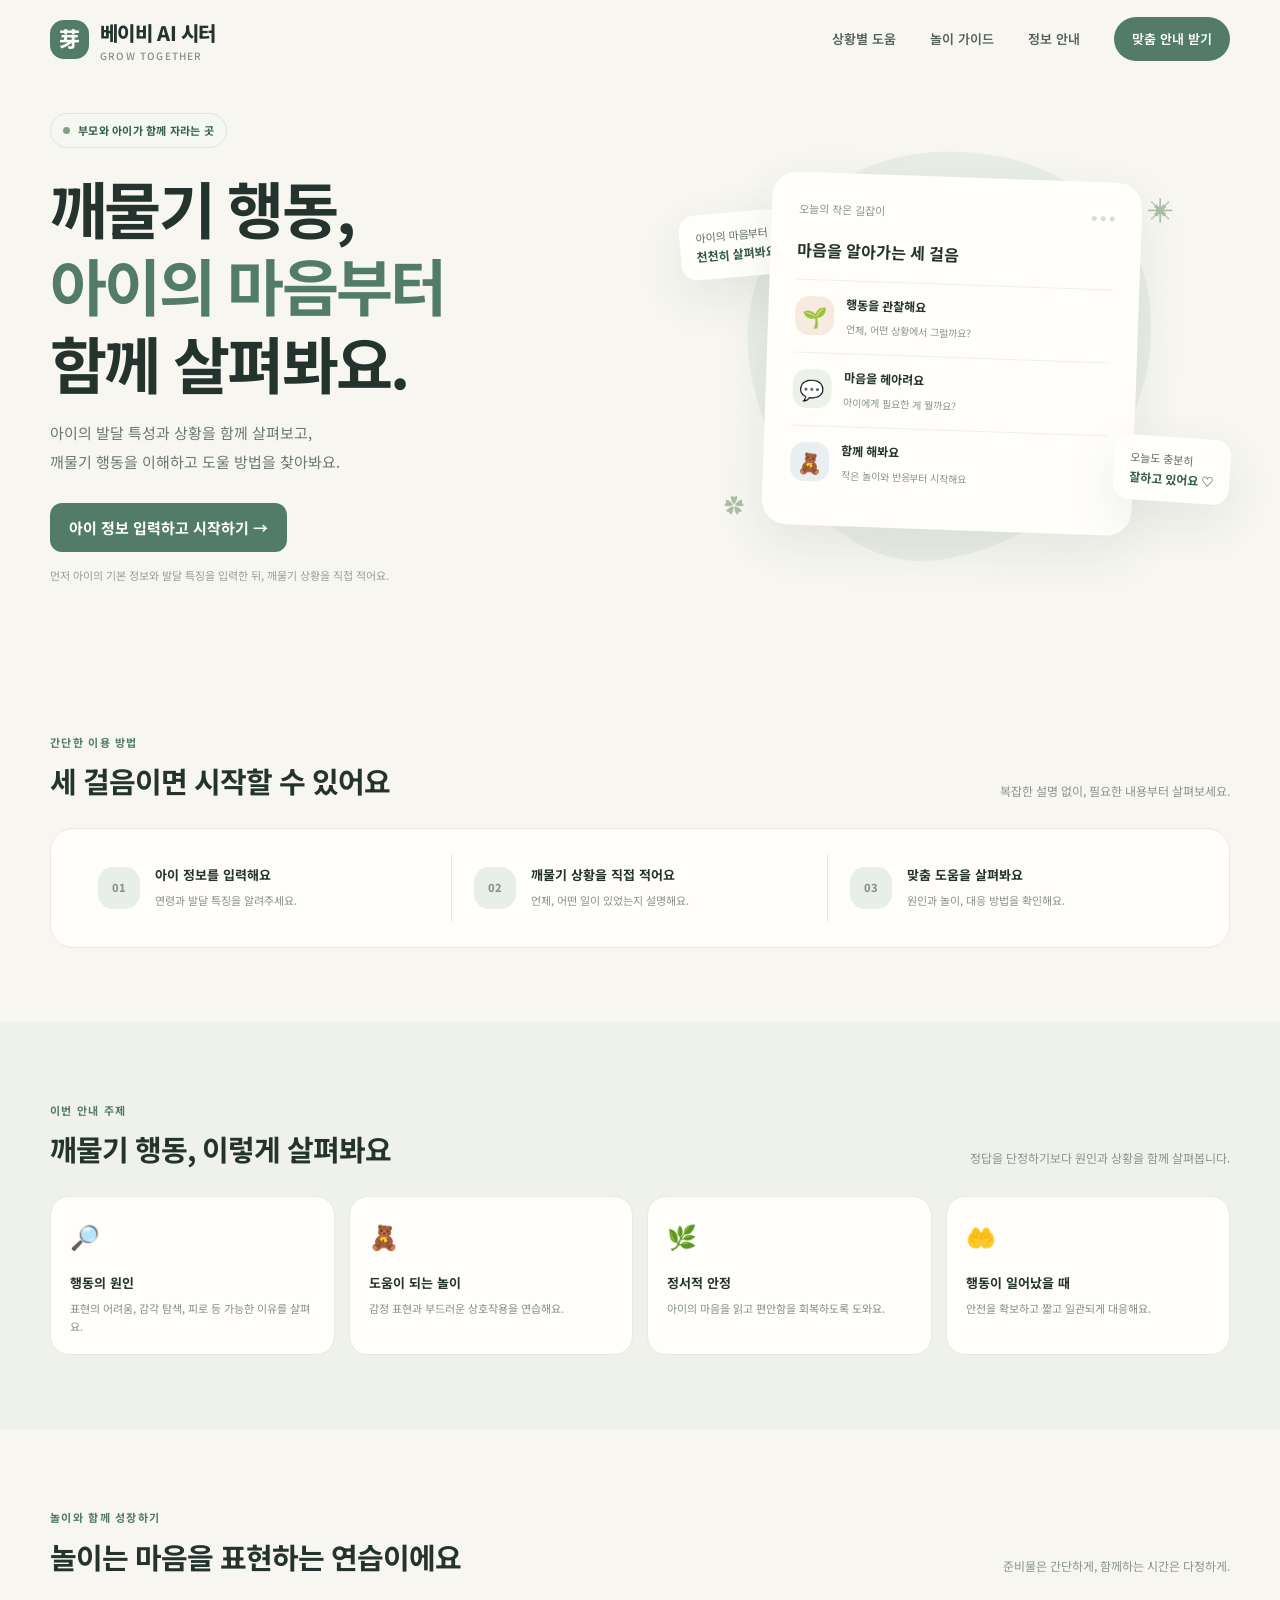
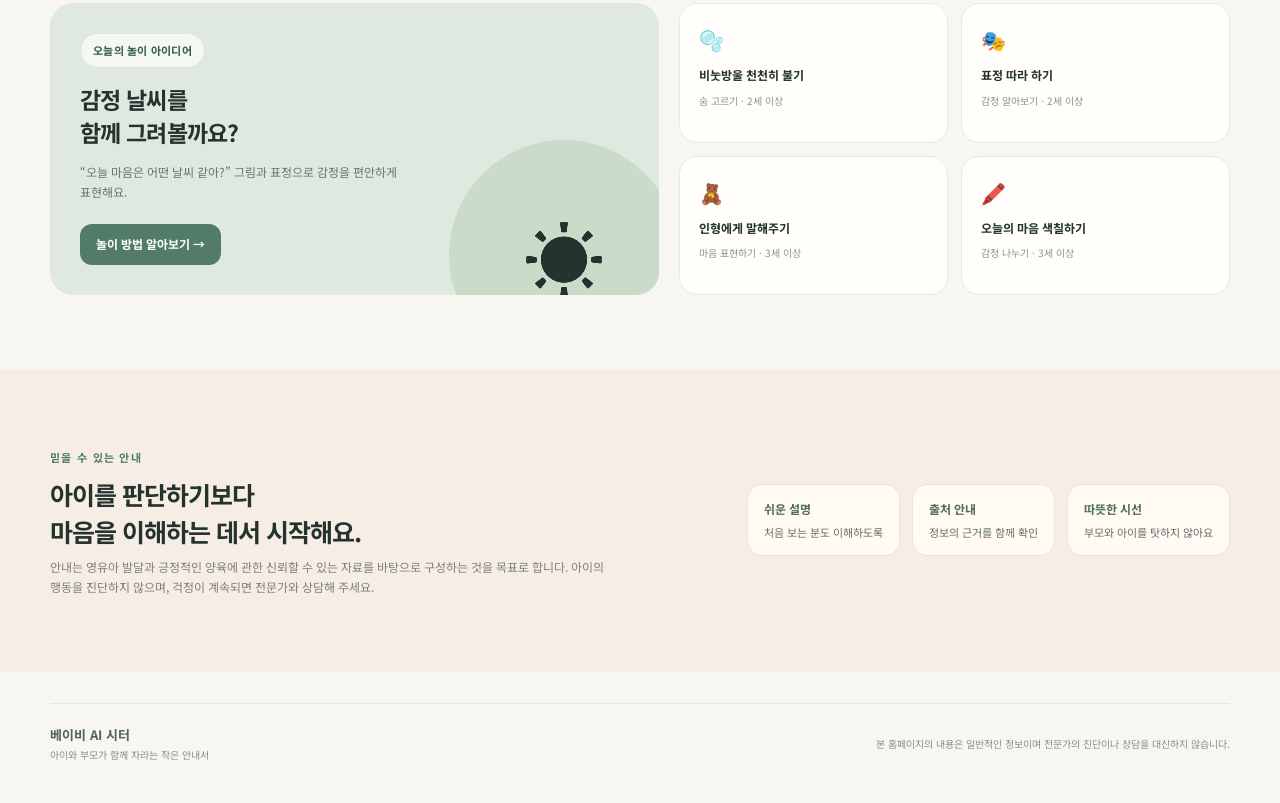
<file: docs/design-ref/reference.html>
<!doctype html>
<html lang="ko">
<head>
  <meta charset="utf-8">
  <meta name="viewport" content="width=device-width, initial-scale=1">
  <meta name="theme-color" content="#f7f6f1">
  <title>베이비 AI 시터 | 아이의 마음을 함께 알아가요</title>
  <style>
    @import url('https://fonts.googleapis.com/css2?family=DM+Sans:wght@400;500;600;700&family=Noto+Sans+KR:wght@400;500;600;700;800&display=swap');
    :root{--ink:#24332e;--muted:#718079;--green:#527b68;--green-dark:#355e4b;--mint:#e7efe8;--cream:#f7f6f1;--white:#fffefa;--line:#e7e9e2;--peach:#f6e6d9;--blue:#e8eef0;--shadow:0 18px 50px rgba(54,77,63,.09)}
    *{box-sizing:border-box}html{scroll-behavior:smooth}body{margin:0;background:var(--cream);color:var(--ink);font-family:'Noto Sans KR','DM Sans',sans-serif;font-size:15px;line-height:1.7}button,input,textarea{font:inherit}button{cursor:pointer}a{color:inherit;text-decoration:none}.wrap{width:min(1180px,calc(100% - 48px));margin:auto}
    .topbar{height:78px;display:flex;align-items:center;justify-content:space-between}.brand{display:flex;align-items:center;gap:11px;font-size:20px;font-weight:800;letter-spacing:-.7px}.brand-mark{width:39px;height:39px;border-radius:14px;background:var(--green);display:grid;place-items:center;color:white;font-size:21px}.brand small{display:block;font-size:10px;color:#859087;font-weight:500;letter-spacing:1.2px;line-height:1.2}.nav{display:flex;align-items:center;gap:34px;color:#53625a;font-size:13px;font-weight:600}.nav a:hover{color:var(--green-dark)}.nav-cta{padding:11px 18px;border-radius:999px;background:var(--green);color:white!important}.menu-toggle{display:none;border:0;background:none;font-size:24px;color:var(--ink)}
    .hero{position:relative;display:grid;grid-template-columns:1.03fr .97fr;align-items:center;gap:34px;min-height:560px;padding:35px 0 60px}.eyebrow{display:inline-flex;align-items:center;gap:8px;padding:7px 12px;border:1px solid #dce5db;border-radius:999px;color:var(--green-dark);background:#f5f8f2;font-size:11px;font-weight:700;letter-spacing:.25px}.eyebrow i{width:7px;height:7px;border-radius:50%;background:#7ba487}.hero h1{font-size:clamp(38px,5.2vw,62px);line-height:1.25;letter-spacing:-2.7px;margin:21px 0 17px;font-weight:700}.hero h1 em{font-style:normal;color:var(--green)}.hero-copy{color:#6b7972;font-size:15px;line-height:1.95;max-width:475px;margin:0 0 26px}.searchbox{max-width:510px;background:var(--white);border:1px solid #e4e8e0;border-radius:17px;padding:8px;display:flex;box-shadow:0 10px 26px rgba(58,79,64,.06)}.searchbox input{flex:1;min-width:0;border:0;outline:0;padding:10px 13px;background:transparent;font-size:13px;color:var(--ink)}.searchbox input::placeholder{color:#a2aca4}.searchbox button,.primary{border:0;background:var(--green);color:white;font-weight:700;border-radius:12px;padding:12px 19px;white-space:nowrap}.searchbox button:hover,.primary:hover{background:var(--green-dark)}.quick-label{font-size:11px;color:#96a098;margin:14px 0 9px}.chips{display:flex;flex-wrap:wrap;gap:8px}.chip{border:1px solid #e0e5dc;border-radius:999px;background:transparent;color:#62736a;padding:7px 13px;font-size:11px}.chip:hover,.chip.active{background:var(--mint);border-color:#b9cfbf;color:var(--green-dark)}
    .hero-art{position:relative;min-height:430px;display:grid;place-items:center}.art-blob{position:absolute;width:min(405px,90%);aspect-ratio:1;border-radius:48% 52% 61% 39% / 45% 43% 57% 55%;background:#e9eee4;transform:rotate(-8deg)}.art-card{position:relative;width:78%;max-width:370px;background:var(--white);padding:27px;border-radius:25px;box-shadow:var(--shadow);transform:rotate(2deg)}.art-top{display:flex;align-items:center;justify-content:space-between;font-size:11px;color:#89958c}.dots{display:flex;gap:4px}.dots i{width:5px;height:5px;border-radius:50%;background:#d7ddd5}.art-title{font-size:16px;font-weight:700;margin:18px 0 16px}.art-row{display:flex;align-items:center;gap:12px;padding:13px 0;border-top:1px solid #eef0eb}.art-icon{height:39px;width:39px;border-radius:14px;background:#f8eadf;display:grid;place-items:center;font-size:20px}.art-row:nth-of-type(4) .art-icon{background:#edf2e8}.art-row:nth-of-type(5) .art-icon{background:#e9eff1}.art-row b{display:block;font-size:12px}.art-row span{font-size:10px;color:#89958c}.float-note{position:absolute;background:var(--white);border-radius:16px;box-shadow:var(--shadow);padding:13px 16px;font-size:11px;color:#617067}.float-note strong{display:block;color:var(--green-dark);font-size:12px}.note-one{left:1%;top:74px;transform:rotate(-5deg)}.note-two{right:0;bottom:66px;transform:rotate(4deg)}.leaf{position:absolute;font-size:26px;color:#8ca88c;opacity:.7}.leaf.a{right:10%;top:50px}.leaf.b{left:9%;bottom:46px;font-size:20px}
    .section{padding:74px 0}.section-head{display:flex;align-items:end;justify-content:space-between;margin-bottom:27px}.kicker{font-size:11px;color:var(--green);font-weight:700;letter-spacing:1.3px;text-transform:uppercase}.section h2{font-size:29px;letter-spacing:-1px;line-height:1.4;margin:7px 0 0}.section-head p{font-size:12px;color:#8a958e;margin:0}.steps{background:#fffefa;border:1px solid var(--line);border-radius:23px;padding:25px;display:grid;grid-template-columns:repeat(3,1fr);gap:0}.step{display:flex;align-items:center;gap:15px;padding:10px 22px;border-right:1px solid var(--line)}.step:last-child{border:0}.step-num{width:42px;height:42px;flex:none;border-radius:15px;background:var(--mint);display:grid;place-items:center;color:var(--green-dark);font-weight:800;font-size:13px}.step b{display:block;font-size:13px}.step span{font-size:11px;color:#87928b}
    .topics{background:#eff2eb}.topic-grid{display:grid;grid-template-columns:repeat(4,1fr);gap:14px}.topic{background:var(--white);border:1px solid #e7eae3;border-radius:19px;padding:19px;min-height:150px;transition:transform .2s,box-shadow .2s}.topic:hover{transform:translateY(-3px);box-shadow:var(--shadow)}.topic-emoji{font-size:24px;display:block;margin-bottom:13px}.topic b{font-size:13px}.topic p{font-size:11px;color:#849088;line-height:1.6;margin:5px 0 0}.topic .arrow{float:right;color:#92a196;font-size:18px}
    .guide-grid{display:grid;grid-template-columns:1.05fr .95fr;gap:20px}.guide-feature{background:#dfe9df;border-radius:23px;padding:30px;min-height:278px;position:relative;overflow:hidden}.guide-feature h3{font-size:23px;line-height:1.45;letter-spacing:-.7px;max-width:320px;margin:15px 0 10px}.guide-feature p{max-width:330px;color:#68786d;font-size:12px}.guide-feature .primary{display:inline-block;margin-top:10px;font-size:12px;padding:10px 16px}.sun{position:absolute;right:-20px;bottom:-75px;width:230px;height:230px;border-radius:50%;background:#cadcc9;display:grid;place-items:center;font-size:80px}.guides{display:grid;grid-template-columns:1fr 1fr;gap:13px}.guide-mini{background:var(--white);border:1px solid var(--line);border-radius:18px;padding:19px}.guide-mini .symbol{font-size:20px}.guide-mini b{display:block;font-size:12px;margin-top:8px}.guide-mini span{font-size:10px;color:#8b968e}
    .trust{background:#f6eee5}.trust-inner{display:flex;align-items:center;justify-content:space-between;gap:40px}.trust h2{font-size:25px;line-height:1.45;margin:8px 0}.trust p{max-width:560px;color:#7e827a;font-size:12px;margin:0}.trust-points{display:flex;gap:12px;flex:none}.trust-pill{background:#fffaf4;border:1px solid #eee2d5;border-radius:15px;padding:14px 16px;font-size:11px;color:#657268}.trust-pill b{display:block;color:#4f705d;font-size:12px;margin-bottom:3px}
    footer{padding:31px 0 40px;color:#879189;font-size:10px}.footer-inner{display:flex;justify-content:space-between;align-items:center;border-top:1px solid #e4e7df;padding-top:20px}.footer-brand{font-size:13px;color:#52645a;font-weight:700}.modal-backdrop{position:fixed;inset:0;background:rgba(31,44,37,.35);display:none;place-items:center;padding:18px;z-index:5}.modal-backdrop.show{display:grid}.modal{width:min(590px,100%);max-height:90vh;overflow:auto;background:var(--white);border-radius:24px;padding:25px;box-shadow:0 24px 80px rgba(23,40,29,.25)}.modal-head{display:flex;justify-content:space-between;align-items:start}.modal h3{font-size:21px;line-height:1.4;margin:4px 0 5px}.close{border:0;background:#f0f2ec;border-radius:50%;width:34px;height:34px;font-size:18px;color:#647268}.modal-intro{font-size:12px;color:#7e8982;margin:0 0 18px}.form-grid{display:grid;grid-template-columns:1fr 1fr;gap:13px}.field{display:flex;flex-direction:column;gap:6px}.field.full{grid-column:1/-1}.field label{font-size:11px;font-weight:700;color:#607066}.field select,.field textarea,.field input{border:1px solid #e2e7df;border-radius:12px;padding:11px 12px;background:#fffefa;outline-color:#8eae98;color:var(--ink);font-size:12px}.field textarea{resize:vertical;min-height:80px}.modal-submit{width:100%;margin-top:16px}.result{display:none;margin-top:18px;border-radius:16px;background:#eff4ee;padding:18px}.result.show{display:block}.result h4{font-size:14px;margin:0 0 8px}.result p,.result li{font-size:12px;color:#647268}.result-block{border-top:1px solid #dfe7dd;padding:12px 0 0;margin-top:11px}.result-block b{font-size:12px;color:#42634e}.result-block p{margin:5px 0 0}.result-note{font-size:10px!important;color:#929b94!important;border-top:1px solid #dfe7dd;padding-top:10px;margin-bottom:0}
    @media(max-width:850px){.nav{gap:19px}.hero{grid-template-columns:1fr .85fr;gap:8px}.hero h1{font-size:46px}.topic-grid{grid-template-columns:repeat(2,1fr)}.trust-inner{align-items:flex-start;flex-direction:column;gap:22px}}
    @media(max-width:650px){.wrap{width:min(100% - 34px,520px)}.topbar{height:68px}.menu-toggle{display:block}.nav{display:none;position:absolute;z-index:3;top:65px;left:17px;right:17px;padding:17px;background:var(--white);border:1px solid var(--line);border-radius:16px;box-shadow:var(--shadow);flex-direction:column;align-items:stretch;gap:13px}.nav.open{display:flex}.nav-cta{text-align:center}.hero{display:flex;flex-direction:column;align-items:stretch;padding:37px 0 30px;gap:0}.hero h1{font-size:42px;letter-spacing:-1.8px;margin-top:17px}.hero-copy{font-size:13px}.searchbox input{font-size:11px;padding:8px}.searchbox button{padding:10px 12px;font-size:11px}.hero-art{min-height:320px;margin-top:3px}.art-card{width:72%;padding:19px}.art-blob{width:290px}.note-one{left:0;top:45px}.note-two{right:-4px;bottom:32px}.section{padding:48px 0}.section-head{display:block}.section-head p{margin-top:8px}.section h2{font-size:24px}.steps{grid-template-columns:1fr;padding:14px 20px}.step{border-right:0;border-bottom:1px solid var(--line);padding:13px 2px}.step:last-child{border:0}.topic-grid{gap:10px}.topic{min-height:145px;padding:15px}.guide-grid{grid-template-columns:1fr}.guide-feature{min-height:245px;padding:23px}.sun{width:170px;height:170px;font-size:62px;right:-30px;bottom:-60px}.guides{gap:10px}.guide-mini{padding:15px}.trust-points{flex-wrap:wrap}.trust h2{font-size:22px}.footer-inner{align-items:flex-start;gap:10px;flex-direction:column}.form-grid{grid-template-columns:1fr}.field.full{grid-column:auto}.modal{padding:20px}}
  </style>
</head>
<body>
  <header class="wrap topbar">
    <a class="brand" href="#home" aria-label="베이비 AI 시터 홈"><span class="brand-mark">芽</span><span>베이비 AI 시터<small>GROW TOGETHER</small></span></a>
    <button class="menu-toggle" aria-label="메뉴 열기" id="menuToggle">☰</button>
    <nav class="nav" id="nav"><a href="#topics">상황별 도움</a><a href="#play">놀이 가이드</a><a href="#trust">정보 안내</a><a class="nav-cta" href="#ask" id="navAsk">맞춤 안내 받기</a></nav>
  </header>
  <main id="home">
    <section class="wrap hero">
      <div>
        <span class="eyebrow"><i></i> 부모와 아이가 함께 자라는 곳</span>
        <h1>깨물기 행동,<br><em>아이의 마음부터</em><br>함께 살펴봐요.</h1>
        <p class="hero-copy">아이의 발달 특성과 상황을 함께 살펴보고,<br>깨물기 행동을 이해하고 도울 방법을 찾아봐요.</p>
        <button class="primary" id="startGuide">아이 정보 입력하고 시작하기 <span aria-hidden="true">→</span></button>
        <p class="quick-label">먼저 아이의 기본 정보와 발달 특징을 입력한 뒤, 깨물기 상황을 직접 적어요.</p>
      </div>
      <div class="hero-art" aria-label="부모와 아이가 함께 성장하는 모습을 담은 일러스트 카드">
        <div class="art-blob"></div><span class="leaf a">✳</span><span class="leaf b">✿</span>
        <div class="float-note note-one">아이의 마음부터<strong>천천히 살펴봐요</strong></div>
        <div class="art-card"><div class="art-top"><span>오늘의 작은 길잡이</span><span class="dots"><i></i><i></i><i></i></span></div><div class="art-title">마음을 알아가는 세 걸음</div>
          <div class="art-row"><div class="art-icon">🌱</div><div><b>행동을 관찰해요</b><span>언제, 어떤 상황에서 그럴까요?</span></div></div>
          <div class="art-row"><div class="art-icon">💬</div><div><b>마음을 헤아려요</b><span>아이에게 필요한 게 뭘까요?</span></div></div>
          <div class="art-row"><div class="art-icon">🧸</div><div><b>함께 해봐요</b><span>작은 놀이와 반응부터 시작해요</span></div></div>
        </div>
        <div class="float-note note-two">오늘도 충분히<strong>잘하고 있어요 ♡</strong></div>
      </div>
    </section>
    <section class="wrap section" id="how">
      <div class="section-head"><div><span class="kicker">간단한 이용 방법</span><h2>세 걸음이면 시작할 수 있어요</h2></div><p>복잡한 설명 없이, 필요한 내용부터 살펴보세요.</p></div>
      <div class="steps"><div class="step"><span class="step-num">01</span><div><b>아이 정보를 입력해요</b><span>연령과 발달 특징을 알려주세요.</span></div></div><div class="step"><span class="step-num">02</span><div><b>깨물기 상황을 직접 적어요</b><span>언제, 어떤 일이 있었는지 설명해요.</span></div></div><div class="step"><span class="step-num">03</span><div><b>맞춤 도움을 살펴봐요</b><span>원인과 놀이, 대응 방법을 확인해요.</span></div></div></div>
    </section>
    <section class="section topics" id="topics"><div class="wrap"><div class="section-head"><div><span class="kicker">이번 안내 주제</span><h2>깨물기 행동, 이렇게 살펴봐요</h2></div><p>정답을 단정하기보다 원인과 상황을 함께 살펴봅니다.</p></div>
      <div class="topic-grid" style="grid-template-columns:repeat(4,1fr)"><article class="topic"><span class="topic-emoji">🔎</span><b>행동의 원인</b><p>표현의 어려움, 감각 탐색, 피로 등 가능한 이유를 살펴요.</p></article><article class="topic"><span class="topic-emoji">🧸</span><b>도움이 되는 놀이</b><p>감정 표현과 부드러운 상호작용을 연습해요.</p></article><article class="topic"><span class="topic-emoji">🌿</span><b>정서적 안정</b><p>아이의 마음을 읽고 편안함을 회복하도록 도와요.</p></article><article class="topic"><span class="topic-emoji">🤲</span><b>행동이 일어났을 때</b><p>안전을 확보하고 짧고 일관되게 대응해요.</p></article></div>
    </div></section>
    <section class="wrap section" id="play"><div class="section-head"><div><span class="kicker">놀이와 함께 성장하기</span><h2>놀이는 마음을 표현하는 연습이에요</h2></div><p>준비물은 간단하게, 함께하는 시간은 다정하게.</p></div>
      <div class="guide-grid"><article class="guide-feature"><span class="eyebrow">오늘의 놀이 아이디어</span><h3>감정 날씨를<br>함께 그려볼까요?</h3><p>“오늘 마음은 어떤 날씨 같아?” 그림과 표정으로 감정을 편안하게 표현해요.</p><a href="#ask" class="primary" id="playAsk">놀이 방법 알아보기 →</a><div class="sun">☀️</div></article>
        <div class="guides"><article class="guide-mini"><span class="symbol">🫧</span><b>비눗방울 천천히 불기</b><span>숨 고르기 · 2세 이상</span></article><article class="guide-mini"><span class="symbol">🎭</span><b>표정 따라 하기</b><span>감정 알아보기 · 2세 이상</span></article><article class="guide-mini"><span class="symbol">🧸</span><b>인형에게 말해주기</b><span>마음 표현하기 · 3세 이상</span></article><article class="guide-mini"><span class="symbol">🖍️</span><b>오늘의 마음 색칠하기</b><span>감정 나누기 · 3세 이상</span></article></div>
      </div>
    </section>
    <section class="section trust" id="trust"><div class="wrap trust-inner"><div><span class="kicker">믿을 수 있는 안내</span><h2>아이를 판단하기보다<br>마음을 이해하는 데서 시작해요.</h2><p>안내는 영유아 발달과 긍정적인 양육에 관한 신뢰할 수 있는 자료를 바탕으로 구성하는 것을 목표로 합니다. 아이의 행동을 진단하지 않으며, 걱정이 계속되면 전문가와 상담해 주세요.</p></div><div class="trust-points"><div class="trust-pill"><b>쉬운 설명</b>처음 보는 분도 이해하도록</div><div class="trust-pill"><b>출처 안내</b>정보의 근거를 함께 확인</div><div class="trust-pill"><b>따뜻한 시선</b>부모와 아이를 탓하지 않아요</div></div></div></section>
  </main>
  <footer class="wrap"><div class="footer-inner"><div><span class="footer-brand">베이비 AI 시터</span><br>아이와 부모가 함께 자라는 작은 안내서</div><div>본 홈페이지의 내용은 일반적인 정보이며 전문가의 진단이나 상담을 대신하지 않습니다.</div></div></footer>
  <div class="modal-backdrop" id="modal" role="dialog" aria-modal="true" aria-labelledby="modalTitle"><div class="modal"><div class="modal-head"><div><span class="kicker" id="modalKicker">맞춤 안내 · 1/2</span><h3 id="modalTitle">먼저, 우리 아이를 소개해 주세요</h3></div><button class="close" id="closeModal" aria-label="닫기">×</button></div><p class="modal-intro" id="modalIntro">아이의 기본 정보와 특징을 알려주시면 더 알맞은 안내를 찾는 데 도움이 돼요.</p>
    <section id="profileStep"><div class="eyebrow" style="margin-bottom:14px">발달 특징을 참고한 맞춤 안내</div><p style="font-size:11px;color:#7e8982;margin:-4px 0 15px">국민건강보험공단 영유아 건강검진의 K-DST가 살펴보는 발달 영역 구성을 참고합니다. 이 입력은 발달검사나 진단이 아닙니다.</p><form id="profileForm"><div class="form-grid"><div class="field"><label for="childName">아이를 부르는 이름 <span style="font-weight:400;color:#99a29b">(선택)</span></label><input id="childName" placeholder="예: 우리 아이"></div><div class="field"><label for="age">아이의 나이</label><select id="age" required><option value="">선택해 주세요</option><option>9~11개월</option><option>12~17개월</option><option>18~23개월</option><option>24~29개월</option><option>30~35개월</option><option>36~47개월</option><option>48~59개월</option><option>60~71개월</option><option>9개월 미만</option></select></div><div class="field full"><label for="development">요즘 아이가 잘하거나 연습 중인 모습 <span style="font-weight:400;color:#99a29b">(선택)</span></label><textarea id="development" placeholder="예: 혼자 걷기 시작했어요, 원하는 것을 손짓으로 알려요, 또래에게 관심을 보여요."></textarea></div><div class="field full"><label for="traits">아이의 성향과 좋아하는 것 <span style="font-weight:400;color:#99a29b">(선택)</span></label><textarea id="traits" placeholder="예: 낯선 사람에게 적응하는 데 시간이 걸려요. 공놀이와 그림책을 좋아해요."></textarea></div><div class="field full"><label for="triggers">깨물기가 자주 나타나는 상황 <span style="font-weight:400;color:#99a29b">(선택)</span></label><input id="triggers" placeholder="예: 장난감을 빼앗겼을 때, 피곤할 때"></div></div><p style="font-size:10px;color:#939d95;margin:12px 0 0">참고 영역: 대근육·소근육 운동, 인지, 언어, 사회성, 자조</p><button type="submit" class="primary modal-submit">다음: 깨물기 상황 적기 →</button></form><p style="font-size:10px;color:#929b94;margin:12px 0 0">K-DST는 영유아 발달 선별평가 도구입니다. 발달에 대한 공식 평가는 영유아 건강검진에서 확인해 주세요. <a href="https://www.nhis.or.kr/" target="_blank" rel="noopener" style="color:var(--green-dark);text-decoration:underline">국민건강보험공단 ↗</a></p></section>
    <section id="situationStep" hidden><form id="guideForm"><div class="field full"><label for="details">깨물기 행동이 있었던 상황을 직접 적어주세요</label><textarea id="details" required placeholder="예: 어린이집에서 친구가 장난감을 가져가자 팔을 깨물었어요. 그 전후 상황과 얼마나 자주 있었는지도 적어주세요."></textarea></div><button type="button" class="chip" id="backToProfile" style="margin-top:14px">← 아이 정보 수정</button><button type="submit" class="primary modal-submit">맞춤 해결 방법 보기 →</button></form></section>
    <div class="result" id="result"><h4 id="resultTitle">깨물기 행동을 함께 살펴봐요</h4><p id="resultIntro">깨물기는 영유아가 감정이나 요구를 말로 충분히 표현하기 어려울 때, 감각을 탐색할 때, 또는 피로·좌절·관심이 필요한 상황에서 나타날 수 있습니다. 이는 가능한 설명이며, 한 가지 원인으로 단정할 수 없어요.</p><div class="result-block"><b>1. 가능한 원인</b><p id="causeText">언제, 누구와, 무엇을 하던 중에 행동이 나타나는지 관찰해 보세요. 말로 표현하기 어려운 욕구, 감각 자극, 피로, 기다림의 어려움 등이 관련될 수 있습니다.</p></div><div class="result-block"><b>2. 도움이 되는 놀이</b><p>인형이나 역할놀이로 “싫어요”, “내 차례예요”, “도와주세요” 같은 표현을 연습해요. 안전한 말랑이 장난감이나 씹기 도구는 연령과 안전성을 확인한 뒤 보호자 감독 아래 활용하세요.</p></div><div class="result-block"><b>3. 심리·정서적 안정 돕기</b><p>아이의 감정을 짧게 말로 짚어주고, 예측 가능한 일과와 충분한 휴식 시간을 마련해 주세요. “속상했구나. 도와줄게”처럼 차분하고 일관된 반응이 도움이 됩니다.</p></div><div class="result-block"><b>4. 행동이 일어났을 때</b><p>먼저 물린 아이를 안전하게 돌보고, 아이들을 부드럽게 떨어뜨려 주세요. “깨물면 아파. 깨물지 않아”라고 짧고 분명하게 말한 뒤, 아이가 원한 것을 안전한 말이나 몸짓으로 표현하도록 바로 도와주세요. 소리치거나 물도록 되갚는 반응은 피합니다.</p></div><p class="result-note">이 안내는 일반적인 양육 정보이며 진단이나 치료를 대신하지 않습니다. 깨물기가 잦거나 상처를 내고, 갑자기 심해지거나 발달·건강이 걱정되면 소아청소년과 또는 발달 전문가와 상담해 주세요. 물린 상처가 심하면 의료기관에 문의하세요.</p></div>
  </div></div>
  <script>
    const modal=document.getElementById('modal'), nav=document.getElementById('nav');
    function openGuide(){modal.classList.add('show');document.body.style.overflow='hidden';showProfile();setTimeout(()=>document.getElementById('age').focus(),100)}
    function showProfile(){document.getElementById('profileStep').hidden=false;document.getElementById('situationStep').hidden=true;document.getElementById('modalKicker').textContent='맞춤 안내 · 1/2';document.getElementById('modalTitle').textContent='먼저, 우리 아이를 소개해 주세요';document.getElementById('modalIntro').textContent='아이의 기본 정보와 발달 특징을 알려주시면 깨물기 상황을 더 잘 이해하는 데 도움이 돼요.';document.getElementById('result').classList.remove('show')}
    function closeGuide(){modal.classList.remove('show');document.body.style.overflow=''}
    document.getElementById('closeModal').addEventListener('click',closeGuide);modal.addEventListener('click',e=>{if(e.target===modal)closeGuide()});document.addEventListener('keydown',e=>{if(e.key==='Escape')closeGuide()});
    document.getElementById('startGuide').addEventListener('click',openGuide);
    document.getElementById('navAsk').addEventListener('click',e=>{e.preventDefault();openGuide()});document.getElementById('playAsk').addEventListener('click',e=>{e.preventDefault();openGuide()});
    document.getElementById('profileForm').addEventListener('submit',e=>{e.preventDefault();document.getElementById('profileStep').hidden=true;document.getElementById('situationStep').hidden=false;document.getElementById('modalKicker').textContent='맞춤 안내 · 2/2';document.getElementById('modalTitle').textContent='깨물기 상황을 직접 적어주세요';const name=document.getElementById('childName').value.trim();document.getElementById('modalIntro').textContent=(name?name+'가':'아이의')+' 언제, 어떤 상황에서 깨무는지 적어주세요.';document.getElementById('details').focus()});
    document.getElementById('backToProfile').addEventListener('click',()=>showProfile());
    document.getElementById('guideForm').addEventListener('submit',e=>{e.preventDefault();const name=document.getElementById('childName').value.trim();const age=document.getElementById('age').value;const traits=document.getElementById('traits').value.trim();const development=document.getElementById('development').value.trim();document.getElementById('resultTitle').textContent=(name?name+'의':'아이의')+' 깨물기 행동을 함께 살펴봐요';let context='입력한 연령은 '+age+'입니다. 언제, 누구와, 무엇을 하던 중에 행동이 나타나는지 관찰해 보세요. 말로 표현하기 어려운 욕구, 감각 자극, 피로, 기다림의 어려움 등이 관련될 수 있습니다.';if(traits)context+=' 알려주신 성향과 좋아하는 점('+traits+')을 고려해 아이가 편안함을 느끼는 방식으로 접근해 주세요.';if(development)context+=' 발달 특징('+development+')에 맞춰 말과 놀이를 조정해 주세요.';document.getElementById('causeText').textContent=context;document.getElementById('result').classList.add('show');document.getElementById('result').scrollIntoView({behavior:'smooth',block:'nearest'})});
    document.getElementById('menuToggle').addEventListener('click',()=>nav.classList.toggle('open'));nav.querySelectorAll('a').forEach(a=>a.addEventListener('click',()=>nav.classList.remove('open')));
  </script>
</body>
</html>
</file>
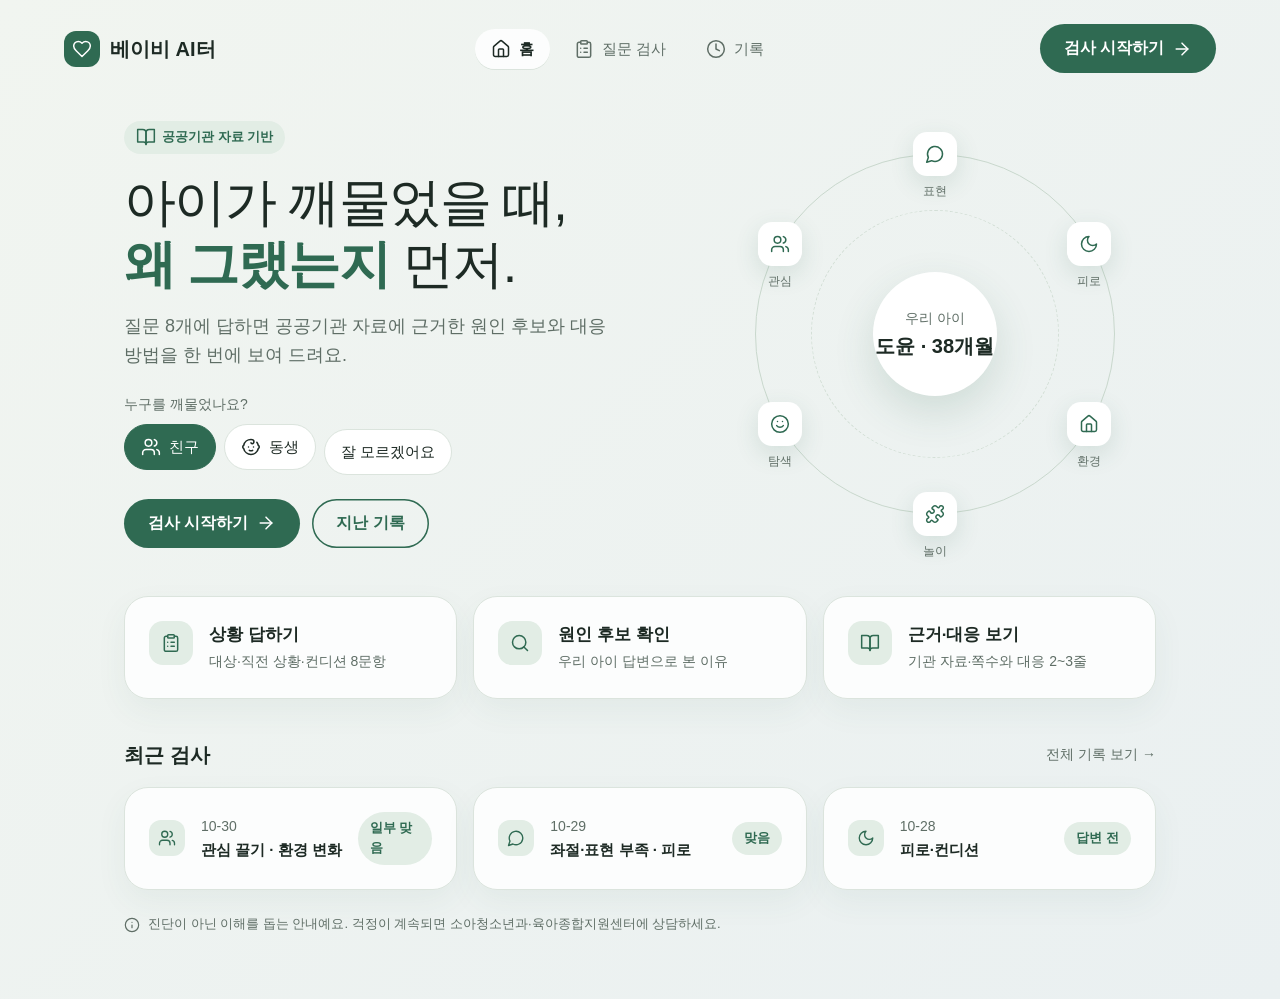
<file: docs/design-ref/A/A-layout.html>
<!doctype html>
<html lang="ko"><head><meta charset="utf-8"><meta name="viewport" content="width=device-width,initial-scale=1">
<title>베이비 AI터 시안 v2</title>
<style>
*{box-sizing:border-box}
body{margin:0;font-family:'Noto Sans CJK KR','Noto Sans KR',sans-serif;color:var(--ink);font-size:16px;line-height:1.6;min-height:100vh;background:var(--bg);-webkit-font-smoothing:antialiased}
/* 공통 토큰: 간격 8 배수, 굵기 2종(400/700), 강조색 1개 + 중립색 */
.A{--bg:linear-gradient(135deg,#f1f5f0 0%,#eaf0f1 100%);--ink:#1d2a24;--muted:#5f6e66;--accent:#2f6a52;--soft:#e2ede5;--soft2:#f3f7f3;--card:#ffffffd9;--line:#dbe4dd;--warn:#fff6ea;--warnline:#efcf9e;--warnink:#8a5a12;--r:24px}
.B{--bg:#f4f7f6;--ink:#16211d;--muted:#5f6b67;--accent:#2f9461;--soft:#e4f3ea;--soft2:#f6faf8;--card:#fff;--line:#e3e9e6;--warn:#fff2f1;--warnline:#f1beb8;--warnink:#9a3a2f;--r:20px}
.C{--bg:linear-gradient(180deg,#f1edff 0%,#f9f8ff 60%,#fff 100%);--ink:#211b3a;--muted:#655f84;--accent:#6447e8;--soft:#ece8ff;--soft2:#f7f5ff;--card:#ffffffe6;--line:#e4defa;--warn:#fff4f6;--warnline:#f3c0cf;--warnink:#9b2f52;--r:24px}
.ic{width:20px;height:20px;stroke:currentColor;fill:none;stroke-width:1.8;stroke-linecap:round;stroke-linejoin:round;flex:none}
.badge{width:44px;height:44px;border-radius:14px;background:var(--soft);color:var(--accent);display:grid;place-items:center;flex:none}
.badge.sm{width:36px;height:36px;border-radius:12px}.badge.sm .ic{width:18px;height:18px}
.nav{display:flex;align-items:center;justify-content:space-between;padding:24px 64px}
.logo{font-weight:700;font-size:20px;display:flex;gap:10px;align-items:center}
.logo .mark{width:36px;height:36px;border-radius:12px;background:var(--accent);color:#fff;display:grid;place-items:center}
.menu{display:flex;gap:8px}.menu a{display:flex;gap:8px;align-items:center;padding:8px 16px;border-radius:999px;color:var(--muted);font-size:15px}.menu a.on{background:var(--card);color:var(--ink);font-weight:700;box-shadow:0 1px 0 var(--line)}
.btn{display:inline-flex;align-items:center;gap:8px;background:var(--accent);color:#fff;border:0;border-radius:999px;padding:14px 24px;font-weight:700;font-size:16px;font-family:inherit}
.btn.ghost{background:transparent;color:var(--accent);box-shadow:inset 0 0 0 1.5px var(--accent)}
.B .btn{border-radius:14px}
.wrap{max-width:1160px;margin:0 auto;padding:0 64px 64px}
.card{background:var(--card);border:1px solid var(--line);border-radius:var(--r);padding:24px}
.A .card{box-shadow:0 12px 32px rgba(47,106,82,.06)}.C .card{box-shadow:0 16px 48px rgba(100,71,232,.08)}
.muted{color:var(--muted)}.small{font-size:14px}
.pill{display:inline-flex;gap:6px;align-items:center;font-size:13px;padding:6px 12px;border-radius:999px;background:var(--soft);color:var(--accent);font-weight:700}
.chip{display:inline-flex;gap:8px;align-items:center;padding:10px 16px;border-radius:999px;background:#fff;border:1px solid var(--line);font-size:15px;margin:0 8px 8px 0}
.chip.on{background:var(--accent);color:#fff;border-color:var(--accent)}
h1{font-size:52px;line-height:1.2;letter-spacing:-.03em;margin:16px 0;font-weight:700}
.A h1{font-weight:400}.A h1 b{font-weight:700}
h1 em{font-style:normal;color:var(--accent)}
.lead{font-size:18px;color:var(--muted);max-width:500px;margin:0}
.hero{display:grid;grid-template-columns:1.1fr .9fr;gap:48px;align-items:center;padding:24px 0 48px}
.row{display:flex;gap:12px;align-items:center}
.steps{display:grid;grid-template-columns:repeat(3,1fr);gap:16px}
.step{display:flex;gap:16px;align-items:flex-start}.step b{display:block;font-size:17px}
.sec{display:flex;justify-content:space-between;align-items:center;margin:40px 0 16px}.sec h3{margin:0;font-size:20px}
.recent{display:grid;grid-template-columns:repeat(3,1fr);gap:16px}
.rc{display:flex;gap:16px;align-items:center}.rc .t{font-weight:700;white-space:nowrap;font-size:15px}
/* 홈 일러스트(A): 아이 정보 + 원인 유형 아이콘 궤도 */
.orbit{position:relative;width:360px;height:360px;margin:auto}
.orbit .ring{position:absolute;inset:0;border-radius:50%;border:1px solid #c9d8cd}
.orbit .ring.in{inset:56px;border-style:dashed;border-color:#d3dfd6}
.orbit .core{position:absolute;inset:118px;border-radius:50%;background:#fff;box-shadow:0 16px 40px rgba(47,106,82,.16);display:grid;place-items:center;text-align:center}
.orbit .core b{font-size:20px}.orbit .node{position:absolute;transform:translate(-50%,-50%)}
.orbit .node .badge{background:#fff;box-shadow:0 8px 24px rgba(47,106,82,.14)}
.orbit .lbl{position:absolute;top:50px;left:50%;transform:translateX(-50%);white-space:nowrap;font-size:12px;color:var(--muted)}
/* 질문 미리보기 */
.q{padding:24px}.bar{height:6px;background:var(--line);border-radius:9px;margin:12px 0 20px}.bar i{display:block;height:100%;width:25%;background:var(--accent);border-radius:9px}
.opt{display:flex;align-items:center;gap:12px;padding:12px 16px;border:1px solid var(--line);border-radius:14px;margin-top:8px;background:#fff;font-size:15px}
.opt.on{border-color:var(--accent);background:var(--soft2);box-shadow:inset 0 0 0 1px var(--accent)}
.opt .chk{margin-left:auto;color:var(--accent)}
/* 결과 */
.rh{display:flex;justify-content:space-between;align-items:flex-end;margin:8px 0 24px}
.rh h2{font-size:34px;margin:8px 0 4px;letter-spacing:-.02em}
.alert{background:var(--warn);border:1px solid var(--warnline);color:var(--warnink);border-radius:16px;padding:16px 20px;display:flex;gap:12px;align-items:center;margin-bottom:16px;font-size:15px}
.alert b{color:var(--warnink)}
.g3{display:grid;grid-template-columns:repeat(3,1fr);gap:16px}.g2{display:grid;grid-template-columns:repeat(2,1fr);gap:16px}
.cause .top{display:flex;gap:12px;align-items:center;margin-bottom:16px}.cause h4{margin:0;font-size:19px}
.rank{font-size:12px;font-weight:700;color:var(--muted);letter-spacing:.04em}
.why{font-size:15px;padding:12px 16px;border-radius:14px;background:var(--soft2);border:1px solid var(--line);margin:8px 0 16px}
.lab{font-size:13px;color:var(--muted);display:flex;gap:6px;align-items:center}.lab .ic{width:14px;height:14px}
.tips{list-style:none;padding:0;margin:8px 0 16px}.tips li{display:flex;gap:8px;font-size:15px;margin:8px 0}.tips .ic{width:18px;height:18px;color:var(--accent);margin-top:3px}
.src{display:flex;gap:8px;align-items:center;font-size:13px;color:var(--muted);border-top:1px solid var(--line);padding-top:12px}.src .ic{width:16px;height:16px}
.side{display:grid;grid-template-columns:288px 1fr;gap:24px;align-items:start}
.ans li{list-style:none;display:flex;gap:12px;align-items:center;padding:12px 0;border-bottom:1px solid var(--line);font-size:14px}.ans ul{padding:0;margin:8px 0 0}
.ans .badge{width:32px;height:32px;border-radius:10px}.ans .badge .ic{width:16px;height:16px}
.fb{display:flex;gap:16px;align-items:center;margin-top:16px;padding:16px 24px}.fb .chip{margin:0}
.folded{display:flex;justify-content:space-between;align-items:center;margin-top:16px;padding:16px 24px}
/* C 플로팅 */
.stage{position:relative;height:400px}.float{position:absolute;background:#fff;border-radius:16px;padding:10px 14px;box-shadow:0 14px 40px rgba(100,71,232,.16);font-size:13px;display:flex;gap:8px;align-items:center}.float .ic{width:16px;height:16px;color:var(--accent)}
.disc{font-size:13px;color:var(--muted);margin-top:24px;display:flex;gap:8px;align-items:center}.disc .ic{width:16px;height:16px}
</style></head>
<body><div id="app"></div>
<script>
const P={
msg:'<path d="M7.9 20A9 9 0 1 0 4 16.1L2 22Z"/>',
moon:'<path d="M12 3a6 6 0 0 0 9 9 9 9 0 1 1-9-9Z"/>',
home:'<path d="M15 21v-8a1 1 0 0 0-1-1h-4a1 1 0 0 0-1 1v8"/><path d="M3 10a2 2 0 0 1 .709-1.528l7-5.999a2 2 0 0 1 2.582 0l7 5.999A2 2 0 0 1 21 10v9a2 2 0 0 1-2 2H5a2 2 0 0 1-2-2z"/>',
book:'<path d="M2 3h6a4 4 0 0 1 4 4v14a3 3 0 0 0-3-3H2z"/><path d="M22 3h-6a4 4 0 0 0-4 4v14a3 3 0 0 1 3-3h7z"/>',
shield:'<path d="M20 13c0 5-3.5 7.5-7.66 8.95a1 1 0 0 1-.67-.01C7.5 20.5 4 18 4 13V6a1 1 0 0 1 1-1c2 0 4.5-1.2 6.24-2.72a1.17 1.17 0 0 1 1.52 0C14.51 3.81 17 5 19 5a1 1 0 0 1 1 1z"/><path d="m9 12 2 2 4-4"/>',
alert:'<path d="m21.73 18-8-14a2 2 0 0 0-3.48 0l-8 14A2 2 0 0 0 4 21h16a2 2 0 0 0 1.73-3"/><path d="M12 9v4"/><path d="M12 17h.01"/>',
list:'<rect width="8" height="4" x="8" y="2" rx="1"/><path d="M16 4h2a2 2 0 0 1 2 2v14a2 2 0 0 1-2 2H6a2 2 0 0 1-2-2V6a2 2 0 0 1 2-2h2"/><path d="M12 11h4"/><path d="M12 16h4"/><path d="M8 11h.01"/><path d="M8 16h.01"/>',
search:'<circle cx="11" cy="11" r="8"/><path d="m21 21-4.3-4.3"/>',
users:'<path d="M16 21v-2a4 4 0 0 0-4-4H6a4 4 0 0 0-4 4v2"/><circle cx="9" cy="7" r="4"/><path d="M22 21v-2a4 4 0 0 0-3-3.87"/><path d="M16 3.13a4 4 0 0 1 0 7.75"/>',
baby:'<path d="M9 12h.01"/><path d="M15 12h.01"/><path d="M10 16c.5.3 1.2.5 2 .5s1.5-.2 2-.5"/><path d="M19 6.3a9 9 0 0 1 1.8 3.9 2 2 0 0 1 0 3.6 9 9 0 0 1-17.6 0 2 2 0 0 1 0-3.6A9 9 0 0 1 12 3c2 0 3.5 1.1 3.5 2.5s-.9 2.5-2 2.5c-.8 0-1.5-.4-1.5-1"/>',
puzzle:'<path d="M19.439 7.85c-.049.322.059.648.289.878l1.568 1.568c.47.47.706 1.087.706 1.704s-.235 1.233-.706 1.704l-1.611 1.611a.98.98 0 0 1-.837.276c-.47-.07-.802-.48-.968-.925a2.501 2.501 0 1 0-3.214 3.214c.446.166.855.497.925.968a.979.979 0 0 1-.276.837l-1.61 1.61a2.404 2.404 0 0 1-1.705.707 2.402 2.402 0 0 1-1.704-.706l-1.568-1.568a1.026 1.026 0 0 0-.877-.29c-.493.074-.84.504-1.02.968a2.5 2.5 0 1 1-3.237-3.237c.464-.18.894-.527.967-1.02a1.026 1.026 0 0 0-.289-.877l-1.568-1.568A2.402 2.402 0 0 1 1.998 12c0-.617.236-1.234.706-1.704L4.23 8.77c.24-.24.581-.353.917-.303.515.077.877.528 1.073 1.01a2.5 2.5 0 1 0 3.259-3.259c-.482-.196-.933-.558-1.01-1.073-.05-.336.062-.676.303-.917l1.525-1.525A2.402 2.402 0 0 1 12 1.998c.617 0 1.234.236 1.704.706l1.568 1.568c.23.23.556.338.877.29.493-.074.84-.504 1.02-.968a2.5 2.5 0 1 1 3.237 3.237c-.464.18-.894.527-.967 1.02Z"/>',
smile:'<circle cx="12" cy="12" r="10"/><path d="M8 14s1.5 2 4 2 4-2 4-2"/><path d="M9 9h.01"/><path d="M15 9h.01"/>',
heart:'<path d="M19 14c1.49-1.46 3-3.21 3-5.5A5.5 5.5 0 0 0 16.5 3c-1.76 0-3 .5-4.5 2-1.5-1.5-2.74-2-4.5-2A5.5 5.5 0 0 0 2 8.5c0 2.3 1.5 4.05 3 5.5l7 7Z"/>',
arrow:'<path d="M5 12h14"/><path d="m12 5 7 7-7 7"/>',
check:'<circle cx="12" cy="12" r="10"/><path d="m9 12 2 2 4-4"/>',
tick:'<path d="M20 6 9 17l-5-5"/>',
down:'<path d="m6 9 6 6 6-6"/>',
clock:'<circle cx="12" cy="12" r="10"/><path d="M12 6v6l4 2"/>',
info:'<circle cx="12" cy="12" r="10"/><path d="M12 16v-4"/><path d="M12 8h.01"/>',
spark:'<path d="M12 3l1.9 5.8L20 11l-6.1 2.2L12 19l-1.9-5.8L4 11l6.1-2.2Z"/>'
};
const I=(n,c='')=>`<svg class="ic ${c}" viewBox="0 0 24 24">${P[n]}</svg>`;
const B=(n,c='')=>`<span class="badge ${c}">${I(n)}</span>`;
const q=new URLSearchParams(location.search),V=q.get("v")||"A",S=q.get('s')||'home';document.body.className=V;
const nav=`<div class="nav"><div class="logo"><span class="mark">${I('heart')}</span>베이비 AI터</div><div class="menu"><a class="${S=='home'?'on':''}">${I('home')}홈</a><a class="${S=='result'?'on':''}">${I('list')}질문 검사</a><a>${I('clock')}기록</a></div><button class="btn">검사 시작하기 ${I('arrow')}</button></div>`;
const steps=`<div class="steps">${[['list','상황 답하기','대상·직전 상황·컨디션 8문항'],['search','원인 후보 확인','우리 아이 답변으로 본 이유'],['book','근거·대응 보기','기관 자료·쪽수와 대응 2~3줄']].map(s=>`<div class="card step">${B(s[0])}<div><b>${s[1]}</b><span class="muted small">${s[2]}</span></div></div>`).join('')}</div>`;
const recent=`<div class="sec"><h3>최근 검사</h3><span class="muted small">전체 기록 보기 →</span></div><div class="recent">${[['users','10-30','관심 끌기 · 환경 변화','일부 맞음'],['msg','10-29','좌절·표현 부족 · 피로','맞음'],['moon','10-28','피로·컨디션','답변 전']].map(r=>`<div class="card rc">${B(r[0],'sm')}<div style="flex:1"><div class="muted small">${r[1]}</div><div class="t">${r[2]}</div></div><span class="pill">${r[3]}</span></div>`).join('')}</div>`;
const disc=`<div class="disc">${I('info')}진단이 아닌 이해를 돕는 안내예요. 걱정이 계속되면 소아청소년과·육아종합지원센터에 상담하세요.</div>`;
const nodes=[['msg',50,0,'표현'],['moon',93,25,'피로'],['home',93,75,'환경'],['puzzle',50,100,'놀이'],['smile',7,75,'탐색'],['users',7,25,'관심']];
const qprev=`<div class="card q"><div class="row" style="justify-content:space-between"><span class="muted small">2 / 8 · 도윤 · 38개월</span><span class="pill">${I('clock')} 약 1분</span></div><div class="bar"><i></i></div><b style="font-size:20px">깨물기 바로 전, 어떤 일이 있었나요?</b>${[['puzzle','놀잇감을 가져가거나 만졌어요',1],['shield','스스로 하려던 일을 제지했어요'],['smile','놀이에 흥분하거나 따라 했어요'],['info','잘 모르겠어요']].map(o=>`<div class="opt ${o[2]?'on':''}">${B(o[0],'sm')}${o[1]}${o[2]?`<span class="chk">${I('tick')}</span>`:''}</div>`).join('')}</div>`;
const home={
A:`<div class="wrap"><div class="hero"><div><span class="pill">${I('book')} 공공기관 자료 기반</span><h1>아이가 깨물었을 때,<br><b><em>왜 그랬는지</em></b> 먼저.</h1><p class="lead">질문 8개에 답하면 공공기관 자료에 근거한 원인 후보와 대응 방법을 한 번에 보여 드려요.</p><div class="muted small" style="margin:24px 0 8px">누구를 깨물었나요?</div><span class="chip on">${I('users')}친구</span><span class="chip">${I('baby')}동생</span><span class="chip">잘 모르겠어요</span><div class="row" style="margin-top:16px"><button class="btn">검사 시작하기 ${I('arrow')}</button><button class="btn ghost">지난 기록</button></div></div>
<div class="orbit"><div class="ring"></div><div class="ring in"></div><div class="core"><div><div class="muted small">우리 아이</div><b>도윤 · 38개월</b></div></div>${nodes.map(n=>`<div class="node" style="left:${n[1]}%;top:${n[2]}%">${B(n[0])}<span class="lbl">${n[3]}</span></div>`).join('')}</div></div>${steps}${recent}${disc}</div>`,
B:`<div class="wrap"><div class="hero"><div><span class="pill">${I('book')} 공공기관 자료 기반</span><h1>깨문 이유,<br><em>질문 8개</em>로 찾아요</h1><p class="lead">검색하며 헤매지 않아도 돼요. 상황에 답하면 가능성 높은 원인 후보와 근거 출처를 정리해 드려요.</p><div class="row" style="margin-top:24px"><button class="btn">검사 시작하기 ${I('arrow')}</button><button class="btn ghost">기록 보기</button></div><div class="row" style="gap:32px;margin-top:32px">${[['list','8','질문'],['search','7','원인 유형'],['book','5','근거 자료']].map(s=>`<div class="row">${B(s[0],'sm')}<div><b style="font-size:20px">${s[1]}</b> <span class="muted small">${s[2]}</span></div></div>`).join('')}</div></div>${qprev}</div>${recent}${disc}</div>`,
C:`<div class="wrap"><div class="hero"><div><span class="pill">${I('spark')} AI 원인 분석</span><h1 style="font-size:46px">우리 아이 깨물기,<br><em>AI가 근거로</em> 풀어 드려요</h1><p class="lead">질문 8개에 답하면 공공기관 자료만 근거로 원인 후보와 대응법을 정리해요.</p><div class="row" style="margin-top:24px"><button class="btn">검사 시작하기 ${I('arrow')}</button><button class="btn ghost">어떻게 작동하나요?</button></div></div>
<div class="stage"><div class="card" style="position:absolute;left:24px;top:32px;width:340px"><div class="row" style="margin-bottom:12px">${B('msg','sm')}<div><div class="muted small">AI 분석 · 도윤 38개월</div><b>좌절·표현 부족</b></div></div><div class="why" style="margin:0 0 12px">놀잇감을 친구가 만졌고, 원하는 걸 말로 표현하기 어려웠을 수 있어요.</div><div class="src">${I('book')}보건복지부·육아정책연구소 지침서 p.227</div></div><div class="float" style="right:0;top:0">${I('users')}친구를 깨물었어요</div><div class="float" style="right:16px;top:280px">${I('book')}공공기관 자료만 사용</div><div class="float" style="left:0;top:320px">${I('shield')}진단이 아니에요</div></div></div>${steps}${disc}</div>`};
const causes=[['msg','좌절·표현 부족','놀잇감을 친구가 만졌고, 원하는 것을 말로 표현하기 어려워 답답했을 수 있어요.',['“놀잇감을 만지는 게 싫었구나”처럼 마음을 읽어 주세요.','물면 안 된다고 낮은 목소리로 알려 주세요.','“내가 놀고 있어”라고 말하도록 도와주세요.'],'보건복지부·육아정책연구소 · 보육교사 지침서 · p.227'],
['moon','피로·컨디션','깨물기 직전 피곤하거나 졸려 해서 기분이 불편했을 수 있어요.',['수면·식사·놀이 일과를 규칙적으로 유지해 주세요.','언제 깨무는지, 피곤하거나 아픈지 살펴봐 주세요.'],'미국 CHLA Early Connections · p.1'],
['home','환경 변화·스트레스','최근 동생이 태어나 생활이 달라져 부담을 느꼈을 수 있어요.',['먼저 마음을 공감해 주세요.','때리는 행동은 허용하지 않는다고 알려 주세요.','“화가 나요”라고 말하는 법을 알려 주세요.'],'2023 양육상담 자료집 · p.17']];
const cc=(c,i)=>`<div class="card cause"><div class="top">${B(c[0])}<div><div class="rank">후보 ${i+1}</div><h4>${c[1]}</h4></div></div><div class="lab">${I('spark')}우리 아이 답변으로 본 이유</div><div class="why">${c[2]}</div><div class="lab">${I('heart')}이럴 땐 이렇게</div><ul class="tips">${c[3].map(t=>`<li>${I('tick')}<span>${t}</span></li>`).join('')}</ul><div class="src">${I('book')}${c[4]}</div></div>`;
const rh=(t)=>`<div class="rh"><div><span class="muted small">38개월 · 친구를 깨물었을 때</span><h2>${t}</h2><span class="muted small">진단이 아니에요. 원인은 여러 개가 함께 있을 수 있어요.</span></div><button class="btn ghost">답변 다시 보기</button></div>`;
const fb=`<div class="card fb"><b>결과가 맞았나요?</b><span class="chip">${I('check')}맞아요</span><span class="chip">일부</span><span class="chip">아니에요</span></div>`;
const result={
A:`<div class="wrap">${rh('가능성이 높은 원인 후보예요')}<div class="g3">${causes.map(cc).join('')}</div>${fb}</div>`,
B:`<div class="wrap">${rh('가능성이 높은 원인 후보예요')}<div class="side"><div class="card ans"><b>내가 답한 내용</b><ul>${[['shield','상처 없음'],['puzzle','놀잇감을 가져가거나 만짐'],['users','친구'],['home','어린이집'],['moon','피곤하거나 졸려함'],['msg','말로 전하기 어려워함'],['baby','동생이 태어남']].map(a=>`<li>${B(a[0])}${a[1]}</li>`).join('')}</ul></div><div><div class="alert">${I('alert')}<span><b>상처가 생기면</b> 먼저 안전을 확인하고 소아청소년과·육아종합지원센터에 상담하세요.</span></div><div class="g2">${causes.slice(0,2).map(cc).join('')}</div><div class="card folded"><div class="row">${B('home','sm')}<b>후보 3 · 환경 변화·스트레스</b></div><span class="muted row small">펼쳐 보기 ${I('down')}</span></div>${fb}</div></div></div>`,
C:`<div class="wrap">${rh('AI가 찾은 원인 후보예요')}<div class="g3">${causes.map(cc).join('')}</div>${fb}</div>`};
document.getElementById('app').innerHTML=nav+(S=='home'?home[V]:result[V]);
</script></body></html>
</file>
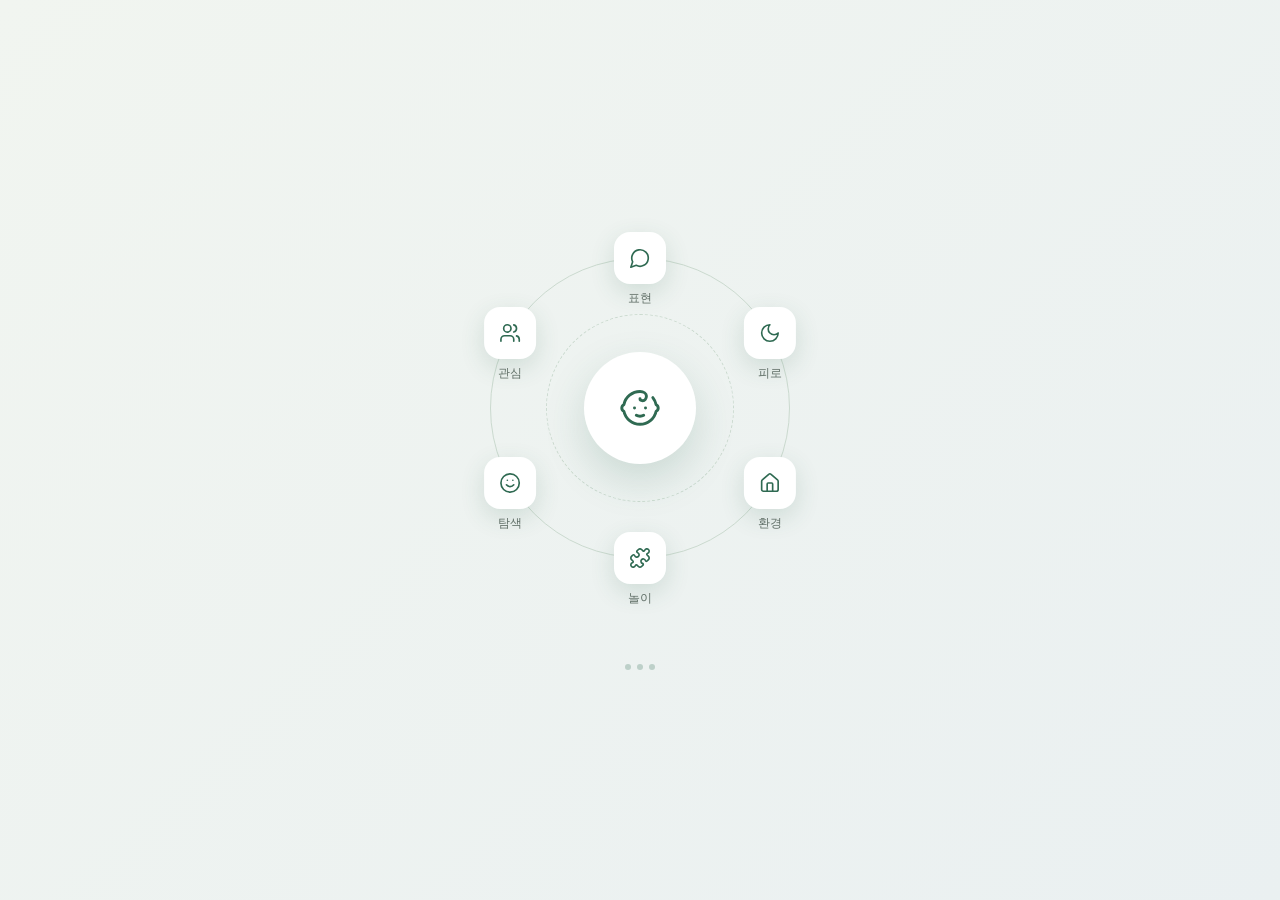
<file: docs/design-ref/A/loading-orbit.html>
<!doctype html>
<html lang="ko"><head><meta charset="utf-8"><meta name="viewport" content="width=device-width,initial-scale=1">
<title>분석 중 애니메이션 (참고 구현)</title>
<!--
  베이비 AI터 — "분석 중" 로딩 애니메이션 참고 구현 (A안)
  1) 0.0s  가운데 아기 아이콘이 '팡' 커지며 등장 + 물결 링 퍼짐
  2) 0.25s 원인 6개 아이콘이 가운데에서 바깥 궤도로 튀어나옴 (0.07s 간격)
  3) 1.0s~ 궤도 전체가 천천히 회전(24초/바퀴), 아이콘은 똑바로 유지
           아이콘이 차례로 하나씩 강조(근거와 비교하는 느낌), 상태 문구가 바뀜
  - prefers-reduced-motion: 회전·튀어나오기 없이 정지 상태로 표시
  - 실제 앱에서는 .loader 를 AI 요청 동안 보여 주고, 응답이 오면 제거하면 됨
-->
<style>
:root{--ink:#1d2a24;--muted:#5f6e66;--accent:#2f6a52;--soft:#e2ede5;--line:#cbdacf;--bg:#f1f5f0}
*{box-sizing:border-box}
body{margin:0;min-height:100vh;display:grid;place-items:center;background:linear-gradient(135deg,#f1f5f0,#eaf0f1);font-family:'Noto Sans KR','Noto Sans CJK KR',sans-serif;color:var(--ink)}
.ic{width:22px;height:22px;stroke:currentColor;fill:none;stroke-width:1.8;stroke-linecap:round;stroke-linejoin:round}
.loader{--R:150px;--size:380px;display:flex;flex-direction:column;align-items:center;gap:28px}
.stage{position:relative;width:var(--size);height:var(--size)}
.ring{position:absolute;inset:calc(50% - var(--R));border-radius:50%;border:1px solid var(--line);opacity:0;animation:fade .6s .5s forwards}
.ring.dash{inset:calc(50% - var(--R) + 56px);border-style:dashed;opacity:0;animation:fade .6s .7s forwards}
/* 가운데 */
.core{position:absolute;left:50%;top:50%;width:112px;height:112px;margin:-56px 0 0 -56px;border-radius:50%;background:#fff;color:var(--accent);display:grid;place-items:center;box-shadow:0 16px 40px rgba(47,106,82,.18);animation:pop .55s cubic-bezier(.2,1.6,.4,1) both}
.core .ic{width:44px;height:44px;stroke-width:1.6}
.ripple{position:absolute;left:50%;top:50%;width:112px;height:112px;margin:-56px 0 0 -56px;border-radius:50%;border:2px solid var(--accent);opacity:0;animation:ripple 1.8s .1s ease-out infinite}
.ripple.r2{animation-delay:1s}
/* 궤도 */
.orbit{position:absolute;inset:0;animation:spin 24s 1s linear infinite}
.node{position:absolute;left:50%;top:50%;width:0;height:0;transform:rotate(var(--a))}
.node .arm{position:absolute;transform:translate(0,0);animation:burst .6s cubic-bezier(.2,1.4,.4,1) both;animation-delay:calc(.25s + var(--i)*.07s)}
.node .face{position:absolute;left:0;top:0;width:0;height:0;transform:rotate(calc(-1*var(--a)));animation:counter 24s 1s linear infinite}
.node .chip{position:absolute;left:-26px;top:-26px;width:52px;height:52px;border-radius:16px;background:#fff;color:var(--accent);display:grid;place-items:center;box-shadow:0 8px 24px rgba(47,106,82,.16);animation:glow 3.6s calc(1.2s + var(--i)*.6s) ease-in-out infinite}
.node .lbl{position:absolute;left:-30px;width:60px;text-align:center;top:32px;font-size:12px;color:var(--muted);white-space:nowrap}
/* 문구 */
.status{text-align:center;min-height:56px}
.status b{display:block;font-size:20px}
.status span{color:var(--muted);font-size:14px}
.msgs{position:relative;width:320px;height:30px;overflow:hidden}
.msgs b{position:absolute;left:0;right:0;opacity:0;animation:msg 7.5s infinite}
.msgs b:nth-child(2){animation-delay:2.5s}.msgs b:nth-child(3){animation-delay:5s}
.dots i{display:inline-block;width:6px;height:6px;margin:0 3px;border-radius:50%;background:var(--accent);opacity:.25;animation:dot 1.2s infinite}
.dots i:nth-child(2){animation-delay:.2s}.dots i:nth-child(3){animation-delay:.4s}
@keyframes pop{0%{transform:scale(0);opacity:0}60%{transform:scale(1.15);opacity:1}100%{transform:scale(1)}}
@keyframes ripple{0%{transform:scale(1);opacity:.45}100%{transform:scale(2.6);opacity:0}}
@keyframes burst{0%{transform:translate(0,0) scale(.2);opacity:0}100%{transform:translate(0,calc(-1*var(--R))) scale(1);opacity:1}}
@keyframes spin{to{transform:rotate(360deg)}}
@keyframes counter{from{transform:rotate(calc(-1*var(--a)))}to{transform:rotate(calc(-1*var(--a) - 360deg))}}
@keyframes glow{0%,20%,100%{background:#fff;color:var(--accent)}4%,14%{background:var(--accent);color:#fff}}
@keyframes fade{to{opacity:1}}
@keyframes msg{0%{opacity:0;transform:translateY(10px)}6%,30%{opacity:1;transform:none}36%,100%{opacity:0;transform:translateY(-10px)}}
@keyframes dot{0%,100%{opacity:.25}50%{opacity:1}}
@media (prefers-reduced-motion:reduce){
  *{animation:none!important}
  .ring,.ring.dash{opacity:1}.ripple{display:none}
  .node .arm{transform:translate(0,calc(-1*var(--R)))}
  .msgs b:first-child{opacity:1}
}
@media (max-width:480px){.loader{--R:112px;--size:290px}.core{width:92px;height:92px;margin:-46px 0 0 -46px}.ripple{width:92px;height:92px;margin:-46px 0 0 -46px}}
</style></head>
<body>
<div class="loader" role="status" aria-live="polite">
  <div class="stage">
    <div class="ring"></div><div class="ring dash"></div>
    <div class="ripple"></div><div class="ripple r2"></div>
    <div class="orbit" id="orbit"></div>
    <div class="core"><svg class="ic" viewBox="0 0 24 24"><path d="M9 12h.01"/><path d="M15 12h.01"/><path d="M10 16c.5.3 1.2.5 2 .5s1.5-.2 2-.5"/><path d="M19 6.3a9 9 0 0 1 1.8 3.9 2 2 0 0 1 0 3.6 9 9 0 0 1-17.6 0 2 2 0 0 1 0-3.6A9 9 0 0 1 12 3c2 0 3.5 1.1 3.5 2.5s-.9 2.5-2 2.5c-.8 0-1.5-.4-1.5-1"/></svg></div>
  </div>
  <div class="status">
    <div class="msgs"><b>답변을 정리하고 있어요</b><b>공공기관 자료와 비교하고 있어요</b><b>원인 후보를 고르고 있어요</b></div>
    <div class="dots"><i></i><i></i><i></i></div>
  </div>
</div>
<script>
// 원인 유형 7개 중 대표 6개 (Lucide 아이콘 경로) — 실제 앱에서는 lucide 아이콘 이름으로 대체 가능
const P={msg:'<path d="M7.9 20A9 9 0 1 0 4 16.1L2 22Z"/>',moon:'<path d="M12 3a6 6 0 0 0 9 9 9 9 0 1 1-9-9Z"/>',home:'<path d="M15 21v-8a1 1 0 0 0-1-1h-4a1 1 0 0 0-1 1v8"/><path d="M3 10a2 2 0 0 1 .709-1.528l7-5.999a2 2 0 0 1 2.582 0l7 5.999A2 2 0 0 1 21 10v9a2 2 0 0 1-2 2H5a2 2 0 0 1-2-2z"/>',puzzle:'<path d="M19.439 7.85c-.049.322.059.648.289.878l1.568 1.568c.47.47.706 1.087.706 1.704s-.235 1.233-.706 1.704l-1.611 1.611a.98.98 0 0 1-.837.276c-.47-.07-.802-.48-.968-.925a2.501 2.501 0 1 0-3.214 3.214c.446.166.855.497.925.968a.979.979 0 0 1-.276.837l-1.61 1.61a2.404 2.404 0 0 1-1.705.707 2.402 2.402 0 0 1-1.704-.706l-1.568-1.568a1.026 1.026 0 0 0-.877-.29c-.493.074-.84.504-1.02.968a2.5 2.5 0 1 1-3.237-3.237c.464-.18.894-.527.967-1.02a1.026 1.026 0 0 0-.289-.877l-1.568-1.568A2.402 2.402 0 0 1 1.998 12c0-.617.236-1.234.706-1.704L4.23 8.77c.24-.24.581-.353.917-.303.515.077.877.528 1.073 1.01a2.5 2.5 0 1 0 3.259-3.259c-.482-.196-.933-.558-1.01-1.073-.05-.336.062-.676.303-.917l1.525-1.525A2.402 2.402 0 0 1 12 1.998c.617 0 1.234.236 1.704.706l1.568 1.568c.23.23.556.338.877.29.493-.074.84-.504 1.02-.968a2.5 2.5 0 1 1 3.237 3.237c-.464.18-.894.527-.967 1.02Z"/>',smile:'<circle cx="12" cy="12" r="10"/><path d="M8 14s1.5 2 4 2 4-2 4-2"/><path d="M9 9h.01"/><path d="M15 9h.01"/>',users:'<path d="M16 21v-2a4 4 0 0 0-4-4H6a4 4 0 0 0-4 4v2"/><circle cx="9" cy="7" r="4"/><path d="M22 21v-2a4 4 0 0 0-3-3.87"/><path d="M16 3.13a4 4 0 0 1 0 7.75"/>'};
const nodes=[['msg','표현'],['moon','피로'],['home','환경'],['puzzle','놀이'],['smile','탐색'],['users','관심']];
document.getElementById('orbit').innerHTML=nodes.map((n,i)=>`<div class="node" style="--a:${i*60}deg;--i:${i}"><div class="arm"><div class="face"><div class="chip"><svg class="ic" viewBox="0 0 24 24">${P[n[0]]}</svg></div><div class="lbl">${n[1]}</div></div></div></div>`).join('');
</script>
</body></html>
</file>
